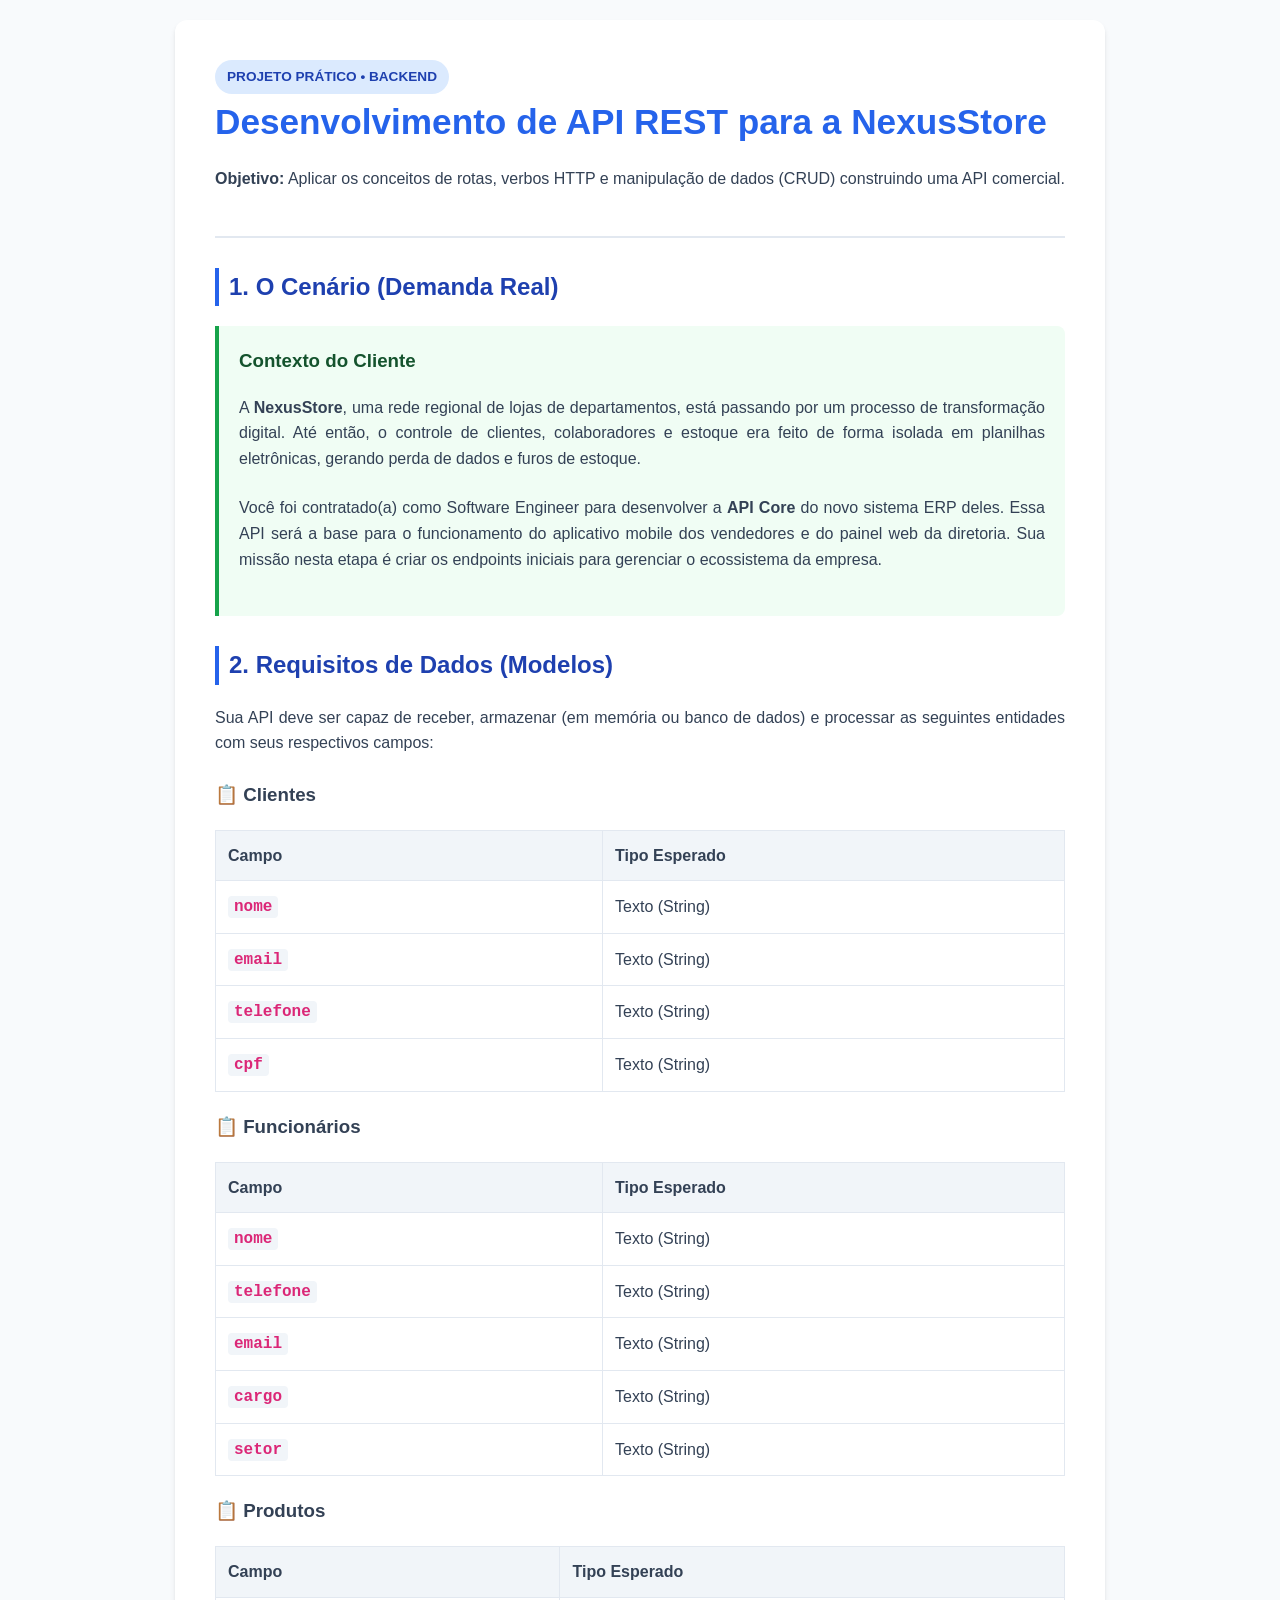
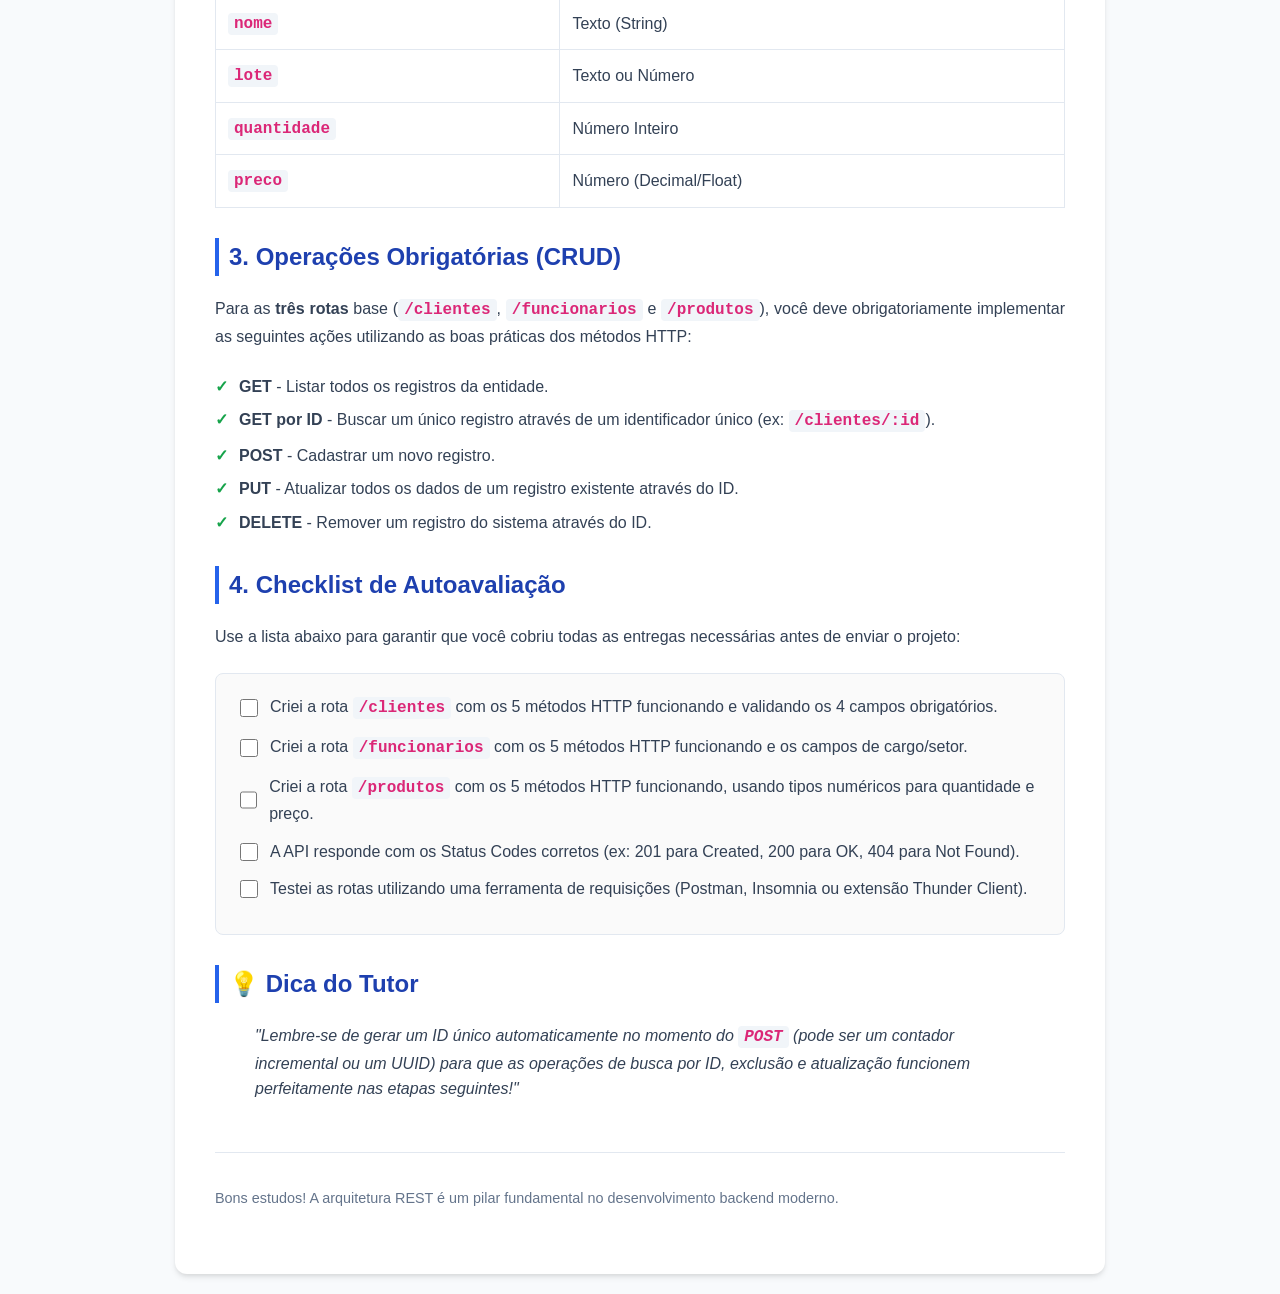
<file: index.html>
<!DOCTYPE html>
<html lang="pt-BR">
<head>
    <meta charset="UTF-8">
    <meta name="viewport" content="width=device-width, initial-scale=1.0">
    <title>Atividade Prática: API RESTful NexusStore</title>
    <style>
        :root {
            --primary-color: #2563eb;
            --secondary-color: #1e40af;
            --background: #f8fafc;
            --text-color: #334155;
            --card-bg: #ffffff;
            --border-color: #e2e8f0;
            --success: #16a34a;
        }

        body {
            font-family: 'Segoe UI', Tahoma, Geneva, Verdana, sans-serif;
            background-color: var(--background);
            color: var(--text-color);
            line-height: 1.6;
            margin: 0;
            padding: 20px;
        }

        .container {
            max-width: 850px;
            margin: 0 auto;
            background: var(--card-bg);
            padding: 40px;
            border-radius: 12px;
            box-shadow: 0 4px 6px -1px rgba(0, 0, 0, 0.1), 0 2px 4px -1px rgba(0, 0, 0, 0.06);
        }

        header {
            border-bottom: 2px solid var(--border-color);
            padding-bottom: 20px;
            margin-bottom: 30px;
        }

        h1 {
            color: var(--primary-color);
            margin: 0 0 10px 0;
            font-size: 2.2rem;
        }

        .badge {
            background-color: #dbeafe;
            color: var(--secondary-color);
            padding: 6px 12px;
            border-radius: 20px;
            font-size: 0.85rem;
            font-weight: bold;
            display: inline-block;
        }

        h2 {
            color: var(--secondary-color);
            margin-top: 30px;
            border-left: 4px solid var(--primary-color);
            padding-left: 10px;
        }

        p {
            margin-bottom: 1.5rem;
            text-align: justify;
        }

        .context-box {
            background-color: #f0fdf4;
            border-left: 4px solid var(--success);
            padding: 20px;
            border-radius: 0 8px 8px 0;
            margin: 20px 0;
        }

        .context-box h3 {
            margin-top: 0;
            color: #14532d;
        }

        table {
            width: 100%;
            border-collapse: collapse;
            margin: 20px 0;
        }

        th, td {
            border: 1px solid var(--border-color);
            padding: 12px;
            text-align: left;
        }

        th {
            background-color: #f1f5f9;
            color: var(--text-color);
        }

        code {
            background-color: #f1f5f9;
            padding: 2px 6px;
            border-radius: 4px;
            font-family: 'Courier New', Courier, monospace;
            font-weight: bold;
            color: #db2777;
        }

        .methods-list {
            list-style: none;
            padding: 0;
        }

        .methods-list li {
            margin-bottom: 8px;
            padding-left: 24px;
            position: relative;
        }

        .methods-list li::before {
            content: "✓";
            color: var(--success);
            font-weight: bold;
            position: absolute;
            left: 0;
        }

        .todo-list {
            background: #fafafa;
            padding: 20px;
            border-radius: 8px;
            border: 1px solid var(--border-color);
        }

        .todo-item {
            display: flex;
            align-items: center;
            margin-bottom: 12px;
        }

        .todo-item input {
            margin-right: 12px;
            width: 18px;
            height: 18px;
            cursor: pointer;
        }

        footer {
            margin-top: 50px;
            text-align: center;
            font-size: 0.9rem;
            color: #64748b;
            border-top: 1px solid var(--border-color);
            padding-top: 20px;
        }
    </style>
</head>
<body>

<div class="container">
    <header>
        <span class="badge">PROJETO PRÁTICO • BACKEND</span>
        <h1>Desenvolvimento de API REST para a NexusStore</h1>
        <p><strong>Objetivo:</strong> Aplicar os conceitos de rotas, verbos HTTP e manipulação de dados (CRUD) construindo uma API comercial.</p>
    </header>

    <main>
        <section>
            <h2>1. O Cenário (Demanda Real)</h2>
            <div class="context-box">
                <h3>Contexto do Cliente</h3>
                <p>A <strong>NexusStore</strong>, uma rede regional de lojas de departamentos, está passando por um processo de transformação digital. Até então, o controle de clientes, colaboradores e estoque era feito de forma isolada em planilhas eletrônicas, gerando perda de dados e furos de estoque.</p>
                <p>Você foi contratado(a) como Software Engineer para desenvolver a <strong>API Core</strong> do novo sistema ERP deles. Essa API será a base para o funcionamento do aplicativo mobile dos vendedores e do painel web da diretoria. Sua missão nesta etapa é criar os endpoints iniciais para gerenciar o ecossistema da empresa.</p>
            </div>
        </section>

        <section>
            <h2>2. Requisitos de Dados (Modelos)</h2>
            <p>Sua API deve ser capaz de receber, armazenar (em memória ou banco de dados) e processar as seguintes entidades com seus respectivos campos:</p>
            
            <h3>📋 Clientes</h3>
            <table>
                <thead>
                    <tr>
                        <th>Campo</th>
                        <th>Tipo Esperado</th>
                    </tr>
                </thead>
                <tbody>
                    <tr><td><code>nome</code></td><td>Texto (String)</td></tr>
                    <tr><td><code>email</code></td><td>Texto (String)</td></tr>
                    <tr><td><code>telefone</code></td><td>Texto (String)</td></tr>
                    <tr><td><code>cpf</code></td><td>Texto (String)</td></tr>
                </tbody>
            </table>

            <h3>📋 Funcionários</h3>
            <table>
                <thead>
                    <tr>
                        <th>Campo</th>
                        <th>Tipo Esperado</th>
                    </tr>
                </thead>
                <tbody>
                    <tr><td><code>nome</code></td><td>Texto (String)</td></tr>
                    <tr><td><code>telefone</code></td><td>Texto (String)</td></tr>
                    <tr><td><code>email</code></td><td>Texto (String)</td></tr>
                    <tr><td><code>cargo</code></td><td>Texto (String)</td></tr>
                    <tr><td><code>setor</code></td><td>Texto (String)</td></tr>
                </tbody>
            </table>

            <h3>📋 Produtos</h3>
            <table>
                <thead>
                    <tr>
                        <th>Campo</th>
                        <th>Tipo Esperado</th>
                    </tr>
                </thead>
                <tbody>
                    <tr><td><code>nome</code></td><td>Texto (String)</td></tr>
                    <tr><td><code>lote</code></td><td>Texto ou Número</td></tr>
                    <tr><td><code>quantidade</code></td><td>Número Inteiro</td></tr>
                    <tr><td><code>preco</code></td><td>Número (Decimal/Float)</td></tr>
                </tbody>
            </table>
        </section>

        <section>
            <h2>3. Operações Obrigatórias (CRUD)</h2>
            <p>Para as <strong>três rotas</strong> base (<code>/clientes</code>, <code>/funcionarios</code> e <code>/produtos</code>), você deve obrigatoriamente implementar as seguintes ações utilizando as boas práticas dos métodos HTTP:</p>
            
            <ul class="methods-list">
                <li><strong>GET</strong> - Listar todos os registros da entidade.</li>
                <li><strong>GET por ID</strong> - Buscar um único registro através de um identificador único (ex: <code>/clientes/:id</code>).</li>
                <li><strong>POST</strong> - Cadastrar um novo registro.</li>
                <li><strong>PUT</strong> - Atualizar todos os dados de um registro existente através do ID.</li>
                <li><strong>DELETE</strong> - Remover um registro do sistema através do ID.</li>
            </ul>
        </section>

        <section>
            <h2>4. Checklist de Autoavaliação</h2>
            <p>Use a lista abaixo para garantir que você cobriu todas as entregas necessárias antes de enviar o projeto:</p>
            
            <div class="todo-list">
                <div class="todo-item">
                    <input type="checkbox" id="t1">
                    <label for="t1">Criei a rota <code>/clientes</code> com os 5 métodos HTTP funcionando e validando os 4 campos obrigatórios.</label>
                </div>
                <div class="todo-item">
                    <input type="checkbox" id="t2">
                    <label for="t2">Criei a rota <code>/funcionarios</code> com os 5 métodos HTTP funcionando e os campos de cargo/setor.</label>
                </div>
                <div class="todo-item">
                    <input type="checkbox" id="t3">
                    <label for="t3">Criei a rota <code>/produtos</code> com os 5 métodos HTTP funcionando, usando tipos numéricos para quantidade e preço.</label>
                </div>
                <div class="todo-item">
                    <input type="checkbox" id="t4">
                    <label for="t4">A API responde com os Status Codes corretos (ex: 201 para Created, 200 para OK, 404 para Not Found).</label>
                </div>
                <div class="todo-item">
                    <input type="checkbox" id="t5">
                    <label for="t5">Testei as rotas utilizando uma ferramenta de requisições (Postman, Insomnia ou extensão Thunder Client).</label>
                </div>
            </div>
        </section>

        <section>
            <h2>💡 Dica do Tutor</h2>
            <blockquote>
                <em>"Lembre-se de gerar um ID único automaticamente no momento do <code>POST</code> (pode ser um contador incremental ou um UUID) para que as operações de busca por ID, exclusão e atualização funcionem perfeitamente nas etapas seguintes!"</em>
            </blockquote>
        </section>
    </main>

    <footer>
        <p>Bons estudos! A arquitetura REST é um pilar fundamental no desenvolvimento backend moderno.</p>
    </footer>
</div>

</body>
</html>
</file>
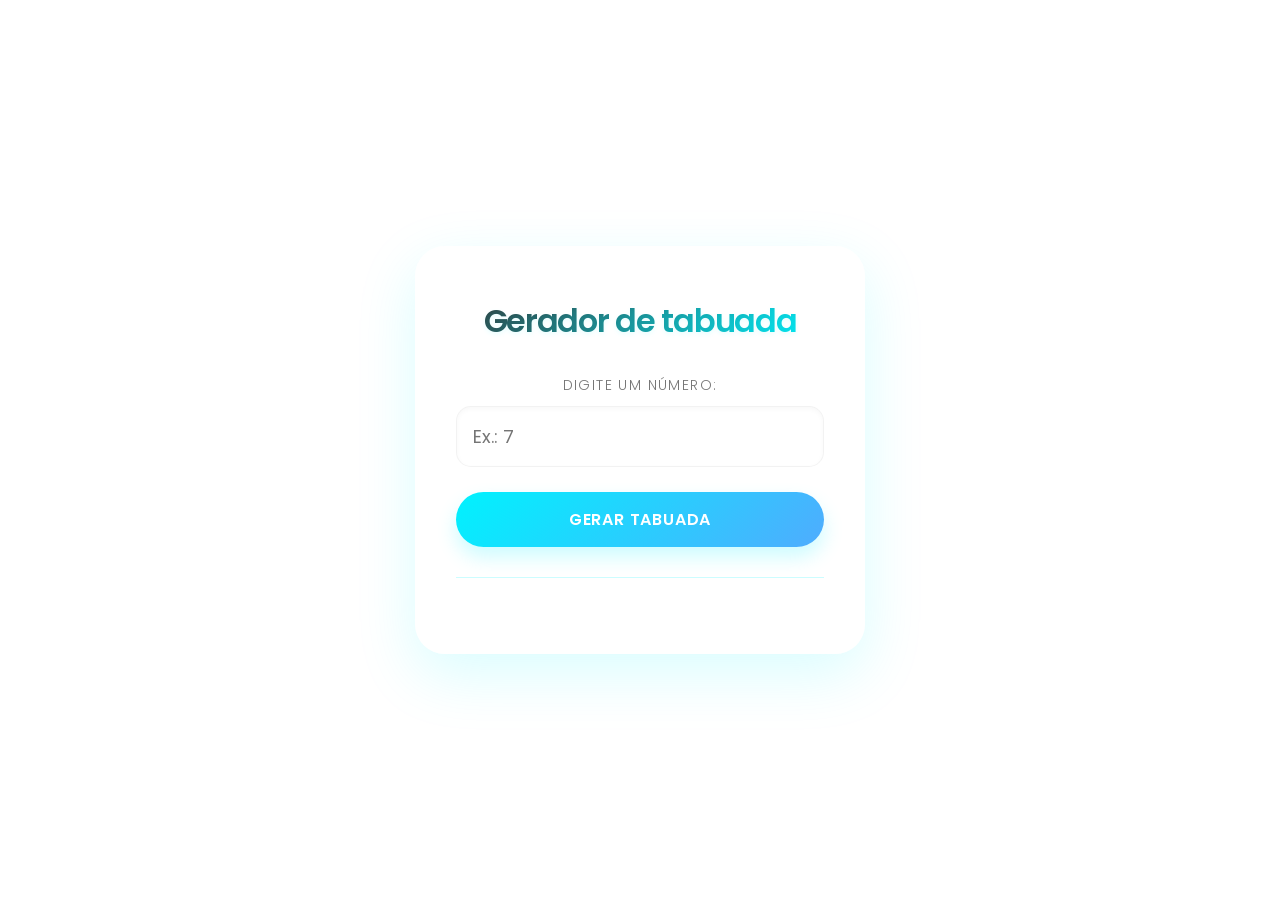
<file: 1-atividade/index.html>
<!DOCTYPE html>
<html lang="en">
<head>
    <meta charset="UTF-8">
    <meta name="viewport" content="width=device-width, initial-scale=1.0">
    <title>1 - Atividade</title>
    <link rel="stylesheet" href="style.css">
</head>
<body>
    <div class="container">
        <h1>Gerador de tabuada</h1>

        <label for="numeroInput">Digite um número: </label>
        <input type="number" id="numeroInput" placeholder="Ex.: 7">
        <button id="btnGerar">Gerar tabuada</button>

        <div id="resultadoTabuada"></div>
    </div>

    <script src="script.js"></script>
</body>
</html>
</file>
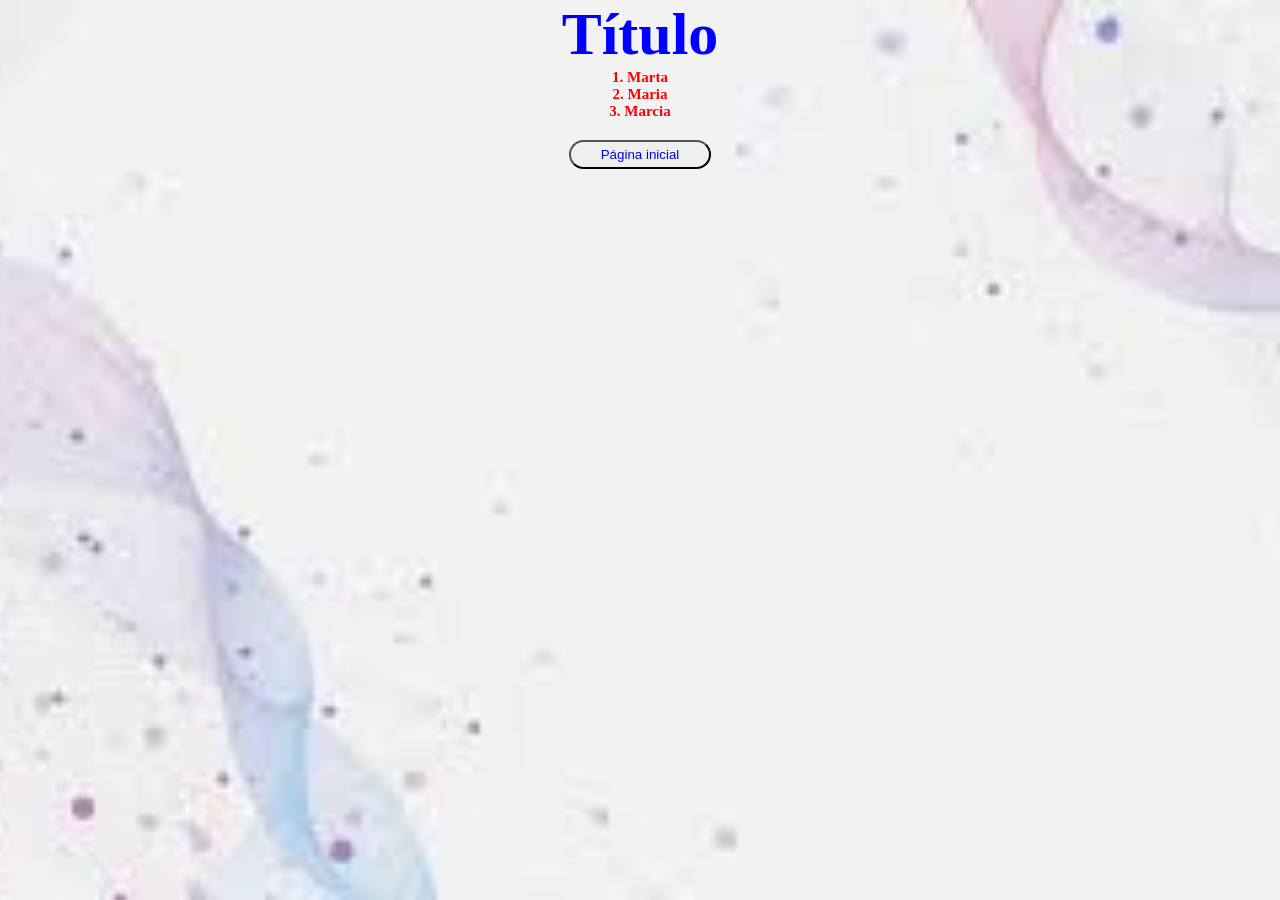
<file: segunda-pagina.html>
<!DOCTYPE html>
<html lang="en">
<head>
    <meta charset="UTF-8">
    <meta name="viewport" content="width=device-width, initial-scale=1.0">
    <title>SEGUNDA PÁGINA</title>
    <link rel="stylesheet" href="style.css">
</head>
<body class="segunda-pagina">
    <h2 class="titulo-pag-2">Título</h2>
    
    <ol>
        <li>Marta</li>
        <li>Maria</li>
        <li>Marcia</li>
    </ol>

    <button>
        <a href="index.html">Página inicial</a>
    </button>

</body>
</html>
</file>
<file: 1-atividade/style.css>
/* Importando uma fonte sans-serif geométrica moderna e limpa */
@import url('https://fonts.googleapis.com/css2?family=Poppins:wght@300;400;600&display=swap');

* {
    margin: 0;
    padding: 0;
    box-sizing: border-box;
    font-family: 'Poppins', sans-serif; /* Usando Poppins para um visual moderno */
}

body {
    /* --- FUNDO FUTURISTA CLARO --- */
    /* Usando um gradiente sutil e uma imagem abstrata e limpa */
    background: radial-gradient(circle at top left, #ffffff 0%, #f0faff 50%, #e0f2ff 100%);
    
    /* Nota: Substitua por uma URL real para uma imagem abstrata limpa, 
       como linhas geométricas brancas em 3D ou um render minimalista azul-claro */
    background-image: url('https://images.unsplash.com/photo-1618005182384-a83a8bd57fbe?q=80&w=2000&auto=format&fit=crop'); 
    background-size: cover;
    background-position: center;
    background-attachment: fixed;

    display: flex;
    align-items: center;
    justify-content: center;
    min-height: 100vh;
    color: #333; /* Cor de texto suave */
    overflow: hidden; /* Impede barras de rolagem estranhas com animações */
}

.container {
    /* --- EFEITO DE CARTÃO FUTURISTA CLARO (HYPER-GLASS) --- */
    background: rgba(255, 255, 255, 0.4); /* Muito mais transparente */
    backdrop-filter: blur(15px) saturate(180%);
    -webkit-backdrop-filter: blur(15px) saturate(180%);
    
    padding: 50px 40px;
    border-radius: 30px; /* Bordas muito arredondadas e suaves */
    
    /* Sombra colorida sutil para um efeito de profundidade tecnológica */
    box-shadow: 0 20px 60px rgba(0, 242, 254, 0.15),
                0 0 10px rgba(255, 255, 255, 0.5) inset;
    
    /* Borda brilhante e muito fina */
    border: 1px solid rgba(255, 255, 255, 0.2);
    
    width: 90%;
    max-width: 450px;
    text-align: center;
    position: relative;
    transition: all 0.5s cubic-bezier(0.23, 1, 0.32, 1); /* Transição suave e orgânica */
}

/* --- ESTILO FUTURISTA QUANDO O RESULTADO ESTÁ ATIVO --- */
/* Esta classe deve ser adicionada pelo JavaScript ao clicar */
.container.result-active {
    background: rgba(255, 255, 255, 0.15); /* Quase totalmente transparente */
    
    /* Sombra de brilho neon suave (azul e roxo) */
    box-shadow: 0 0 40px rgba(0, 242, 254, 0.3),
                0 0 15px rgba(79, 172, 254, 0.3) inset;
    
    /* Borda brilhante pulsante (feita com pseudo-elemento) */
}

h1 {
    font-size: 32px;
    font-weight: 600;
    letter-spacing: -0.04em;
    margin-bottom: 30px;
    
    /* Gradiente de texto sutil e tecnológico */
    background: linear-gradient(135deg, #333 0%, #00f2fe 100%);
    -webkit-background-clip: text;
    -webkit-text-fill-color: transparent;
    text-shadow: 0 2px 5px rgba(0, 242, 254, 0.1);
}

label {
    display: block;
    font-size: 14px;
    color: #777;
    margin-bottom: 10px;
    font-weight: 300;
    text-transform: uppercase; /* Toque de interface tecnológica */
    letter-spacing: 0.1em;
}

input[type="number"] {
    width: 100%;
    padding: 16px;
    border-radius: 15px;
    
    /* Estilo de input 'entrado' na superfície */
    border: 1px solid rgba(0, 0, 0, 0.05);
    background: rgba(255, 255, 255, 0.6);
    box-shadow: 0 2px 5px rgba(0, 0, 0, 0.03) inset;
    
    font-size: 18px;
    margin-bottom: 25px;
    outline: none;
    color: #333;
    transition: all 0.3s ease;
}

/* --- EFEITO DE FOCO COM BRILHO NEON SUTIL --- */
input[type="number"]:focus {
    border-color: #00f2fe;
    background: #fff;
    box-shadow: 0 0 15px rgba(0, 242, 254, 0.2),
                0 2px 5px rgba(0, 0, 0, 0.03) inset;
}

button {
    /* --- BOTÃO COM GRADIENTE NEON SUTIL --- */
    background: linear-gradient(135deg, #00f2fe 0%, #4facfe 100%);
    color: #fff;
    border: none;
    padding: 15px 30px;
    border-radius: 50px; /* Botão pílula */
    
    font-size: 16px;
    font-weight: 600;
    text-transform: uppercase;
    letter-spacing: 0.05em;
    cursor: pointer;
    width: 100%;
    position: relative;
    overflow: hidden;
    
    /* Profundidade do botão */
    box-shadow: 0 10px 20px rgba(0, 242, 254, 0.2);
    transition: all 0.4s cubic-bezier(0.23, 1, 0.32, 1);
}

/* --- EFEITO DE 'BLOOM' NO HOVER --- */
button:hover {
    box-shadow: 0 15px 30px rgba(0, 242, 254, 0.3);
    transform: translateY(-2px);
}

button:active {
    transform: translateY(1px) scale(0.99);
    box-shadow: 0 5px 15px rgba(0, 242, 254, 0.2);
}

/* Adicionando um efeito de brilho que corre pelo botão */
button::after {
    content: '';
    position: absolute;
    top: -50%;
    left: -60%;
    width: 20%;
    height: 200%;
    background: rgba(255, 255, 255, 0.2);
    transform: rotate(30deg);
    transition: all 0.6s ease;
}

button:hover::after {
    left: 120%;
}

/* --- ÁREA DE RESULTADO MODERNA --- */
#resultadoTabuada {
    margin-top: 30px;
    padding-top: 25px;
    
    /* Linha divisória fina e brilhante */
    border-top: 1px solid rgba(0, 242, 254, 0.2);
    text-align: left;
    font-size: 18px;
    line-height: 1.8;
    color: #444;
    
    /* Animação de entrada mais "reveladora" */
    animation: revealData 0.6s cubic-bezier(0.23, 1, 0.32, 1) forwards;
}

@keyframes revealData {
    from { 
        opacity: 0; 
        transform: translateY(15px); 
        filter: blur(5px);
    }
    to { 
        opacity: 1; 
        transform: translateY(0); 
        filter: blur(0);
    }
}

/* Estilização das linhas com efeito de grade */
#resultadoTabuada p {
    padding: 8px 10px;
    border-radius: 8px;
    transition: background 0.3s ease;
}

/* Efeito de destaque ao passar o mouse nas linhas do resultado */
#resultadoTabuada p:hover {
    background: rgba(0, 242, 254, 0.05);
    color: #000;
}
</file>
<file: style.css>
/* RESET DAS CONFIGURAÇÕES DO NAVEGADOR */
* {
    margin: 0;
    padding: 0;
    box-sizing: border-box;
}

body {
    background-color: black;

    background-repeat: no-repeat;
    background-position: center;
    background-size: cover;
    background-attachment: fixed;

    font-family: "Comic Sans MS";
}

.index {
    background-image: url("assets/fundo.jpg");    
}

.segunda-pagina {
    background-image: url("assets/fundo2.jpg");    
}

h2 {
    text-align: center;
    font-size: 60px;
    font-family: "Gigi";
}

p {
    text-align: justify;
    font-size: 15px;
    margin: 20px 70px;
}

a {
    display: block;
    text-align: center;
    text-decoration: none;
 }

 img {
    display: block;
    max-width: 300px;
    margin: 10px auto;
 }

 button {
    display: block;
    margin: 20px auto;
    cursor: pointer;
    padding: 5px 30px;
    border-radius: 30px;
 }

 ol {
    padding: 30px auto;
    text-align: center;
    list-style-position: inside;
 }

 li {
    font-size: 15px;
    font-weight: bold;
    color: red;
 }

 .titulo-pag-2 {
    color: blue;
 }
</file>
